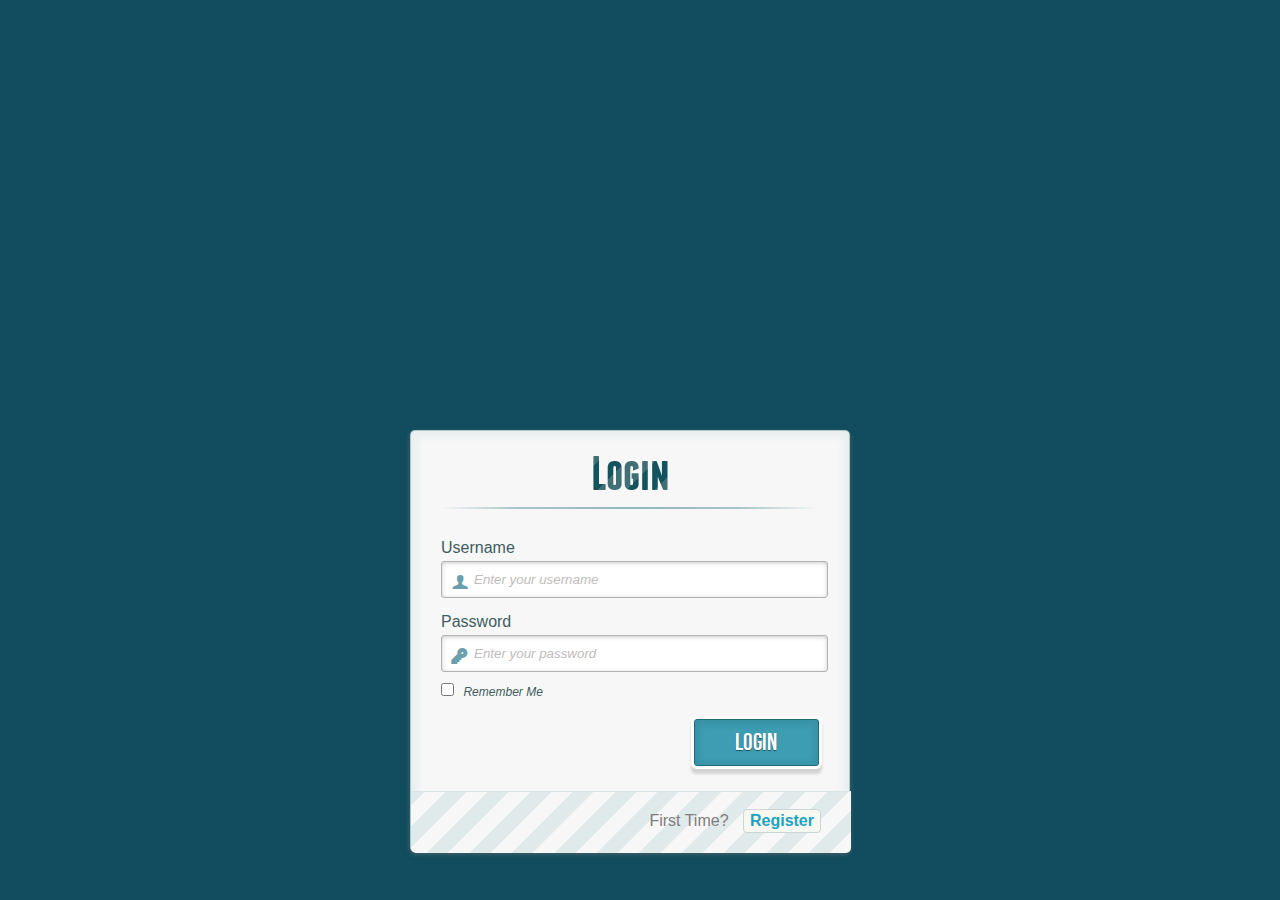
<file: index.html>
<!DOCTYPE html>
<html lang="en" class="no-js">
    <head>
        <title>Login Form</title>
        <link rel="shortcut icon" href="../favicon.ico"> 
        <link rel="stylesheet" type="text/css" href="css/demo.css" />
        <link rel="stylesheet" type="text/css" href="css/style.css" />
    </head>
    <body>
            <section>				
                <div id="container_demo" >
                    <a class="hiddenanchor" id="toregister"></a>
                    <a class="hiddenanchor" id="tologin"></a>
                    <div id="wrapper">
                        <div id="login" class="animate form">
                            <form id="loginForm" action="dashboard.html" method="GET"> 
                                <h1>Login</h1> 
                                <p> 
                                    <label for="username" class="uname" data-icon="u"> Username </label>
                                    <input id="username" name="username" required="required" type="text" placeholder="Enter your username" />
                                </p>
                                <p> 
                                    <label for="password" class="youpasswd" data-icon="p"> Password </label>
                                    <input id="password" name="password" required="required" type="password" placeholder="Enter your password" />
                                </p>
                                <p class="keeplogin"> 
                                    <input type="checkbox" name="loginkeeping" id="loginkeeping" value="loginkeeping" /> 
                                    <label for="loginkeeping">Remember Me</label>
                                </p>
                                <p class="login button"> 
                                    <input type="submit" value="Login" />
                                </p>
                                <p class="change_link">
                                    First Time?
                                    <a href="#toregister" class="to_register">Register</a>
                                </p>
                            </form>
                            
                            <script>
                                document.getElementById('loginForm').addEventListener('submit', function(e) {
                                    var username = document.getElementById('username').value;
                                    var password = document.getElementById('password').value;
                            
                                    if (username !== 'Huruma' || password !== 'Huruma1234') {
                                        e.preventDefault(); 
                                        alert('Incorrect username or password. Please try again.');
                                    }
                                });
                            </script>
                        
                            <script>
                                document.getElementById('loginForm').addEventListener('submit', function(e) {
                                    var username = document.getElementById('username').value;
                                    var password = document.getElementById('password').value;
                                    if (username !== 'Huruma' || password !== 'Huruma1234') {
                                        e.preventDefault();
                                        alert('Incorrect username or password. Please try again.');
                                    }
                                });
                            </script>
                </div>  
            </section>
    </body>
</html>
</file>
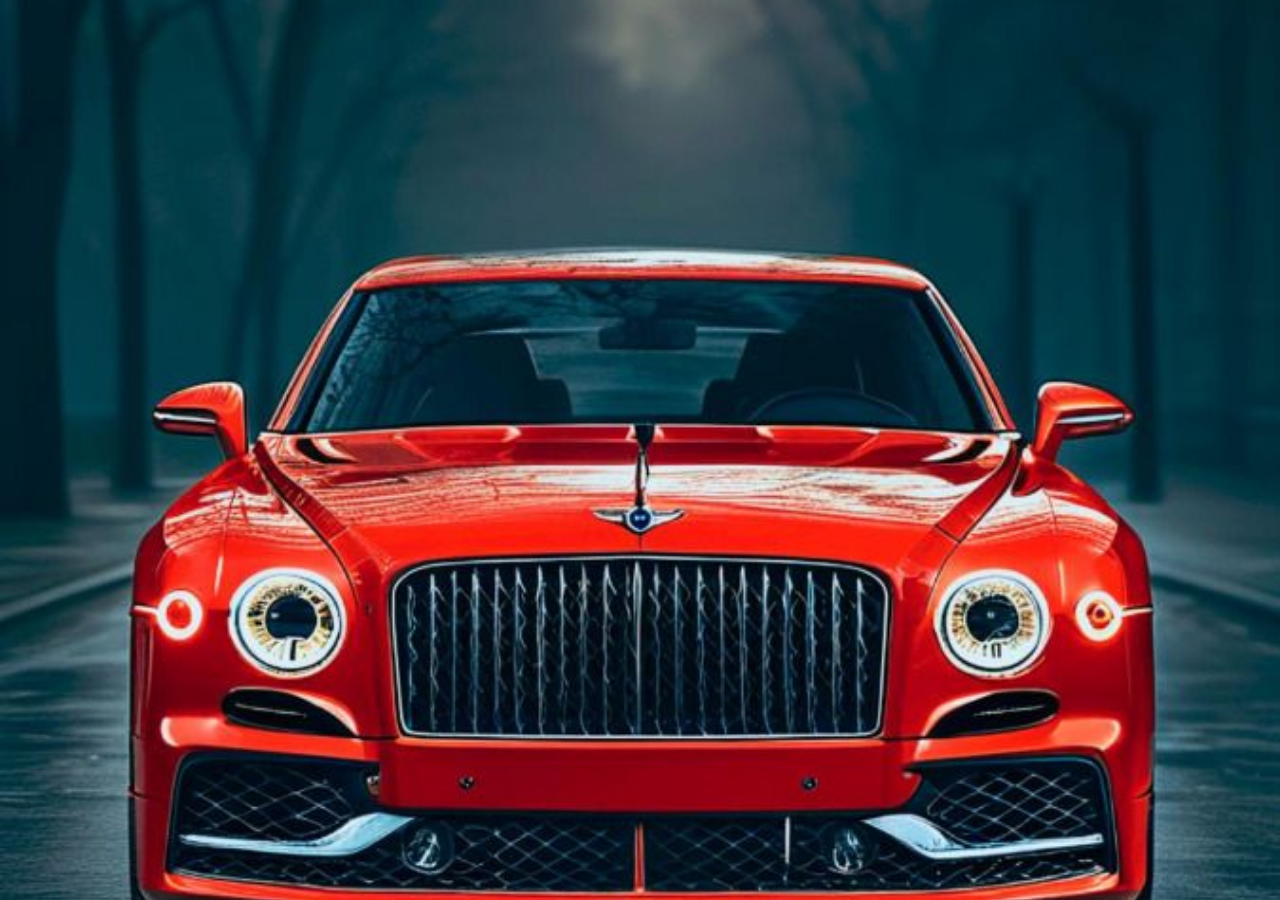
<file: dashboard.html>
<!DOCTYPE html>
<html lang="en">
<head>
  <meta charset="UTF-8" />
  <meta name="viewport" content="width=device-width, initial-scale=1.0"/>
  <link rel="stylesheet" type="text/css" href="css/dash.css" />
  <title>Dashboard</title>
</head>
<body>
</body>
</html>
</file>
<file: css/demo.css>
/* Font import */
@font-face {
	font-family: 'BebasNeueRegular';
	src: url('fonts/BebasNeue-webfont.eot');
	src: url('fonts/BebasNeue-webfont.eot?#iefix') format('embedded-opentype'),
		 url('fonts/BebasNeue-webfont.woff') format('woff'),
		 url('fonts/BebasNeue-webfont.ttf') format('truetype'),
		 url('fonts/BebasNeue-webfont.svg#BebasNeueRegular') format('svg');
	font-weight: normal;
	font-style: normal;
  }
  
  /* Basic Reset */
  * {
	margin: 0;
	padding: 0;
	box-sizing: border-box;
  }
  
  /* Base styles */
  html, body {
    margin: 0;
    display: flex;
    justify-content: center;
    align-items: center;
    font-family: Arial, sans-serif;
    background: #114d5e;
  }
  
  /* Utility */
  .clr {
	clear: both;
  }
  
  /* Layout */
  .container {
	text-align: top;
	position: relative;
  }
  
  .container > h1 {
	font-family: 'BebasNeueRegular', 'Arial Narrow', Arial, sans-serif;
	font-size: 35px;
	font-weight: 400;
	color: rgba(26, 89, 120, 0.9);
	text-shadow: 1px 1px 1px rgba(0,0,0,0.1);
	padding-bottom: 5px;
  }
  
  .container > header h1 span {
	color: #7cbcd6;
	text-shadow: 0 1px 1px rgba(255,255,255,0.8);
  }
  
  .container > header h2 {
	font-size: 16px;
	font-style: italic;
	color: #2d6277;
	text-shadow: 0 1px 1px rgba(255,255,255,0.8);
  }
</file>
<file: css/style.css>
/* General Container */
#container_demo {
    text-align: left;
    margin: 0 auto;
    padding: 0;
    font-family: "Trebuchet MS", "Myriad Pro", Arial, sans-serif;
}

/* Custom Fonts */
@font-face {
    font-family: 'FontomasCustomRegular';
    src: url('fonts/fontomas-webfont.eot');
    src: url('fonts/fontomas-webfont.eot?#iefix') format('embedded-opentype'),
         url('fonts/fontomas-webfont.woff') format('woff'),
         url('fonts/fontomas-webfont.ttf') format('truetype'),
         url('fonts/fontomas-webfont.svg#FontomasCustomRegular') format('svg');
    font-weight: normal;
    font-style: normal;
}
@font-face {
    font-family: 'FranchiseRegular';
    src: url('fonts/franchise-bold-webfont.eot');
    src: url('fonts/franchise-bold-webfont.eot?#iefix') format('embedded-opentype'),
         url('fonts/franchise-bold-webfont.woff') format('woff'),
         url('fonts/franchise-bold-webfont.ttf') format('truetype'),
         url('fonts/franchise-bold-webfont.svg#FranchiseRegular') format('svg');
    font-weight: normal;
    font-style: normal;
}

/* Hidden Anchor */
a.hiddenanchor {
    display: none;
}

/* Wrapper */
#wrapper {
    width: 500px;
    height: auto;
    margin: 0 auto;
    position: absolute;
    top: 50%;
    left: 50%;
    transform: translate(-50%, -50%);
    padding: 20px;
}
#wrapper a {
    color: rgb(95, 155, 198);
    text-decoration: underline;
}
#wrapper h1 {
    font-size: 48px;
    font-family: 'FranchiseRegular', 'Arial Narrow', Arial, sans-serif;
    font-weight: bold;
    text-align: center;
    padding: 2px 0 30px;
    color: rgb(6, 106, 117);
    background: -webkit-repeating-linear-gradient(-45deg, rgb(18, 83, 93), rgb(18, 83, 93) 20px, rgb(64, 111, 118) 20px, rgb(64, 111, 118) 40px, rgb(18, 83, 93) 40px);
    -webkit-text-fill-color: transparent;
    -webkit-background-clip: text;
}
#wrapper h1:after {
    content: ' ';
    display: block;
    height: 2px;
    margin-top: 10px;
    background: linear-gradient(to right, rgba(147,184,189,0) 0%, rgba(147,184,189,0.8) 20%, rgba(147,184,189,1) 53%, rgba(147,184,189,0.8) 79%, rgba(147,184,189,0) 100%);
}

#wrapper p {
    margin-bottom: 15px;
}
#wrapper p:first-child {
    margin: 0;
}
#wrapper label {
    color: rgb(64, 92, 96);
    position: relative;
}

/* Placeholder Styling */
::-webkit-input-placeholder {
    color: rgb(190, 188, 188);
    font-style: italic;
}
input:-moz-placeholder,
textarea:-moz-placeholder {
    color: rgb(190, 188, 188);
    font-style: italic;
}

/* Input Styling */
input {
    outline: none;
}
#wrapper input:not([type="checkbox"]) {
    width: 92%;
    margin-top: 4px;
    padding: 10px 5px 10px 32px;
    border: 1px solid rgb(178, 178, 178);
    box-sizing: content-box;
    border-radius: 3px;
    box-shadow: 0px 1px 4px 0px rgba(168, 168, 168, 0.6) inset;
    transition: all 0.2s linear;
}
#wrapper input:not([type="checkbox"]):active,
#wrapper input:not([type="checkbox"]):focus {
    border: 1px solid rgba(91, 90, 90, 0.7);
    background: rgba(238, 236, 240, 0.2);
    box-shadow: 0px 1px 4px 0px rgba(168, 168, 168, 0.9) inset;
}

/* Icon Styling */
[data-icon]:after {
    content: attr(data-icon);
    font-family: 'FontomasCustomRegular';
    color: rgb(106, 159, 171);
    position: absolute;
    left: 10px;
    top: 35px;
    width: 30px;
}

/* Button Styling */
#wrapper p.button input {
    width: 30%;
    cursor: pointer;
    background: rgb(61, 157, 179);
    padding: 8px 5px;
    font-family: 'BebasNeueRegular','Arial Narrow',Arial,sans-serif;
    color: #fff;
    font-size: 24px;
    border: 1px solid rgb(28, 108, 122);
    margin-bottom: 10px;
    text-shadow: 0 1px 1px rgba(0, 0, 0, 0.5);
    border-radius: 3px;
    box-shadow: 
        0px 1px 6px 4px rgba(0, 0, 0, 0.07) inset,
        0px 0px 0px 3px rgb(254, 254, 254),
        0px 5px 3px 3px rgb(210, 210, 210);
    transition: all 0.2s linear;
}
#wrapper p.button input:hover {
    background: rgb(74, 179, 198);
}
#wrapper p.button input:active,
#wrapper p.button input:focus {
    background: rgb(40, 137, 154);
    top: 1px;
    border: 1px solid rgb(12, 76, 87);
    box-shadow: 0px 1px 6px 4px rgba(0, 0, 0, 0.2) inset;
}

/* Login Info and Remember Me */
p.login.button,
p.signin.button {
    text-align: right;
    margin: 5px 0;
}
.keeplogin {
    margin-top: -5px;
}
.keeplogin input,
.keeplogin label {
    display: inline-block;
    font-size: 12px;
    font-style: italic;
}
.keeplogin input#loginkeeping {
    margin-right: 5px;
}
.keeplogin label {
    width: 80%;
}

/* Link Switcher */
p.change_link {
    position: absolute;
    color: rgb(127, 124, 124);
    left: 0;
    width: 440px;
    padding: 17px 30px 20px;
    font-size: 16px;
    text-align: right;
    border-top: 1px solid rgb(219, 229, 232);
    border-radius: 0 0 5px 5px;
    background: repeating-linear-gradient(-45deg, rgb(247, 247, 247), rgb(247, 247, 247) 15px, rgb(225, 234, 235) 15px, rgb(225, 234, 235) 30px);
}
#wrapper p.change_link a {
    display: inline-block;
    font-weight: bold;
    background: rgb(247, 248, 241);
    padding: 2px 6px;
    color: rgb(29, 162, 193);
    margin-left: 10px;
    text-decoration: none;
    border-radius: 4px;
    border: 1px solid rgb(203, 213, 214);
    transition: all 0.4s linear;
}
#wrapper p.change_link a:hover {
    color: rgb(57, 191, 215);
    background: rgb(247, 247, 247);
    border: 1px solid rgb(74, 179, 198);
}
#wrapper p.change_link a:active {
    top: 1px;
    position: relative;
}

/* Forms */
#register, 
#login {
    position: absolute;
    top: 0;
    width: 88%;
    padding: 18px 6% 60px;
    background: rgb(247, 247, 247);
    border: 1px solid rgba(147, 184, 189, 0.8);
    box-shadow: 0 2px 5px rgba(105, 108, 109, 0.7),
                0 0 8px 5px rgba(208, 223, 226, 0.4) inset;
    border-radius: 5px;
}
#register {
    z-index: 21;
    opacity: 0;
}
#login {
    z-index: 32;
}


@keyframes fadeInLeft {
    0% { opacity: 0; transform: translateX(-20px); }
    100% { opacity: 1; transform: translateX(0); }
}
@keyframes fadeOutLeft {
    0% { opacity: 1; transform: translateX(0); }
    100% { opacity: 0; transform: translateX(-20px); }
}
</file>
<file: css/dash.css>
body {
    margin: 0;
    height: 100vh;
    background-image: url("../background.jpeg");
    background-size: cover;
    background-position: center;
    background-repeat: no-repeat;
    display: flex;
    justify-content: center;
    align-items: center;
    font-family: Arial, sans-serif;
  }
</file>
